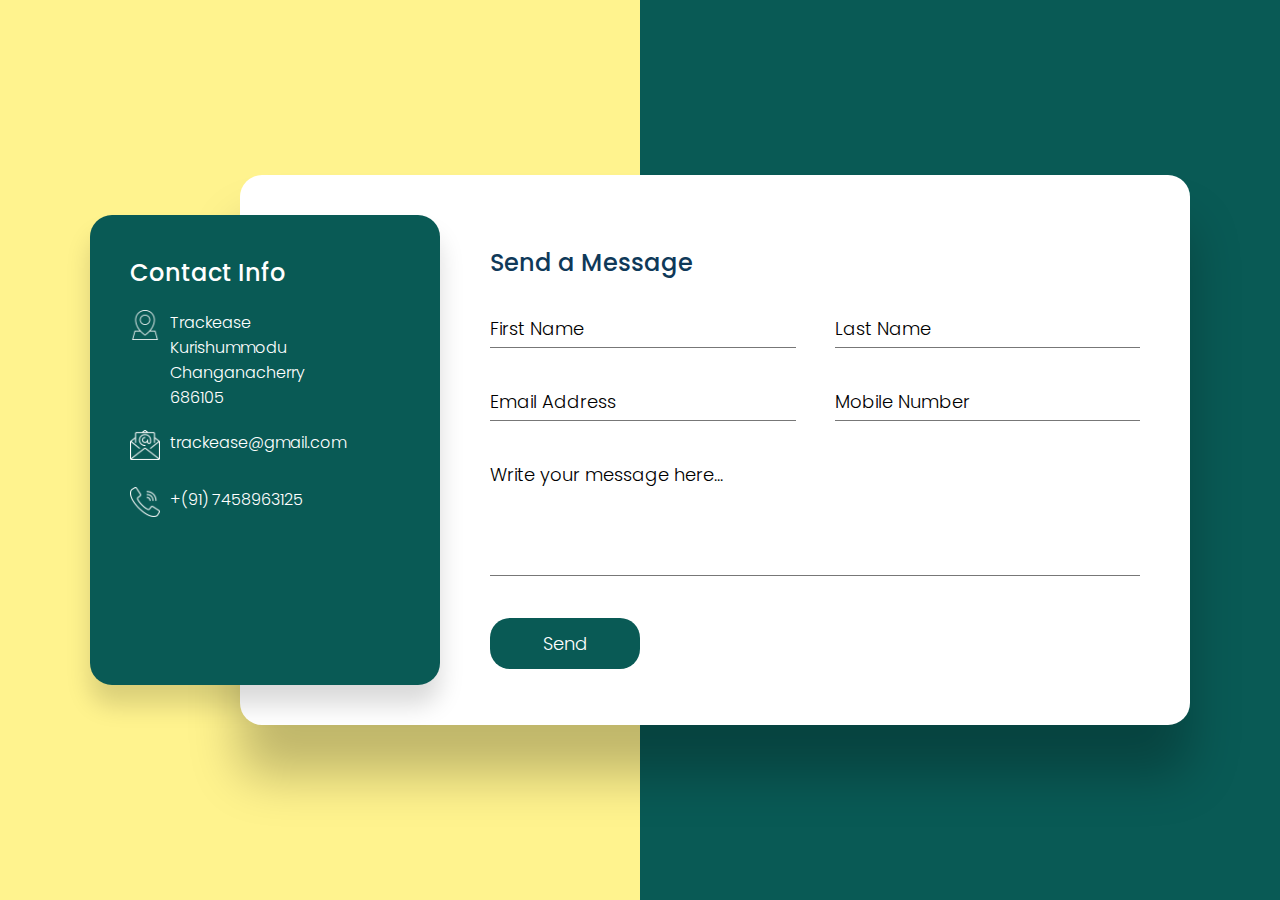
<file: contact/index.html>
<!doctype html>
<html>
    <head>
    <meta charset="utf-8">
    <meta name="viewport" content="width=device-width, initial-scale=1.0">
    <title> Contact Us - Responsive Page Design</title>
    <link rel="shortcut icon" type="image/jpg" href="news2.png"/>
    <style>
        @import url('https://fonts.googleapis.com/css2?family=Poppins:wght@200&display=swap');
        @import url('https://fonts.googleapis.com/css2?family=Poppins:wght@300&display=swap');
        @import url('https://fonts.googleapis.com/css2?family=Poppins:wght@400&display=swap');
        @import url('https://fonts.googleapis.com/css2?family=Poppins:wght@500&display=swap');
        @import url('https://fonts.googleapis.com/css2?family=Poppins:wght@600&display=swap');
        @import url('https://fonts.googleapis.com/css2?family=Poppins:wght@700&display=swap');
        @import url('https://fonts.googleapis.com/css2?family=Poppins:wght@800&display=swap');
        @import url('https://fonts.googleapis.com/css2?family=Poppins:wght@900&display=swap');
    </style>
    <link rel="stylesheet" href="style.css">
    </head>
    <body>
        <section>
            <div class="container">
                <div class="contactInfo"> 
                    <div>
                        <h2>Contact Info</h2>
                        <ul class="info">
                            <li>
                                <span><img src="location.png"></span>
                                <span>Trackease <br>
                                    Kurishummodu Changanacherry <br>
                                    686105</span>
                                </span>
                            </li>
                            <li>
                                <span><img src="mail.png"></span>
                                <span><a href="mailto:">trackease@gmail.com</a></span>
                            </li>
                            <li>
                                <span><img src="call.png"></span>
                                <span>+(91) 7458963125</span>
                            </li>
                        </ul>
                    </div>
                </div>
                <form class="contactForm" action="connect.php" method="post">
                    <h2>Send a Message</h2>
                    <div class="formBox">
                        <div class="inputBox w50">
                            <input type="text" name="first_name" required>
                            <span>First Name</span>
                        </div>
                        <div class="inputBox w50">
                            <input type="text" name="last_name" required>
                            <span>Last Name</span>
                        </div>
                        <div class="inputBox w50">
                            <input type="email" name="email" required>
                            <span>Email Address</span>
                        </div>
                        <div class="inputBox w50">
                            <input type="text" name="mobile_number" required>
                            <span>Mobile Number</span>
                        </div>
                        <div class="inputBox w100">
                            <textarea name="message" required></textarea>
                            <span>Write your message here...</span>
                        </div>
                        <div class="inputBox w100">
                            <input type="submit" value="Send">
                        </div>
                    </div>
                </form>
            </div>
        </section>
    </body>
</html>
</file>
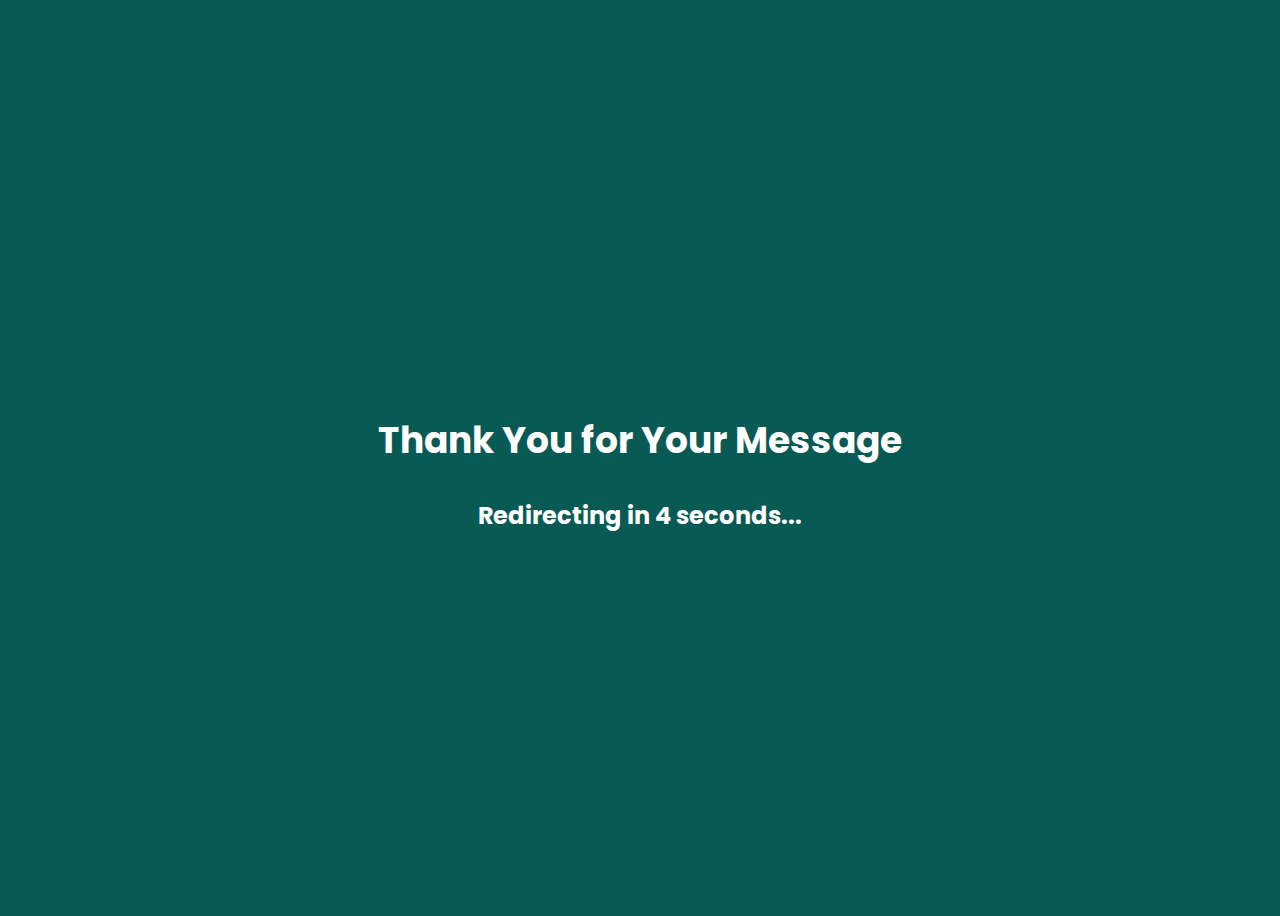
<file: contact/thanks.html>
<!DOCTYPE html>
<html>
<head>
    <meta charset="utf-8">
    <meta name="viewport" content="width=device-width, initial-scale=1.0">
    <title>Thank You for Your Message</title>
    <link rel="shortcut icon" type="image/jpg" href="news2.png">
    <style>
        @import url('https://fonts.googleapis.com/css2?family=Poppins:wght@200&display=swap');
        @import url('https://fonts.googleapis.com/css2?family=Poppins:wght@300&display=swap');
        @import url('https://fonts.googleapis.com/css2?family=Poppins:wght@400&display=swap');
        @import url('https://fonts.googleapis.com/css2?family=Poppins:wght@500&display=swap');
        @import url('https://fonts.googleapis.com/css2?family=Poppins:wght@600&display=swap');
        @import url('https://fonts.googleapis.com/css2?family=Poppins:wght@700&display=swap');
        @import url('https://fonts.googleapis.com/css2?family=Poppins:wght@800&display=swap');
        @import url('https://fonts.googleapis.com/css2?family=Poppins:wght@900&display=swap');

        body {
            background-color: #095a55;
        }

        section {
            display: flex;
            flex-direction: column;
            justify-content: center;
            align-items: center;
            height: 100vh;
            text-align: center;
        }

        h2 {
            font-family: 'Poppins', sans-serif;
            font-weight: 700;
            font-size: 36px;
            color: #ffffff;
        }

        #countdown {
            font-family: 'Poppins', sans-serif;
            font-weight: 700;
            font-size: 24px;
            color: #ffffff;
        }
    </style>
</head>
<body>
    <section>
        <h2>Thank You for Your Message</h2>
        <div id="countdown">Redirecting in 4 seconds...</div>
    </section>
    <script>
        // Define the target URL for redirection
        var targetUrl = "../index.php";  // Replace with your desired URL
        
        // Initialize the countdown value
        var countdownValue = 4;
        
        // Function to update the countdown timer and redirect
        function updateCountdown() {
            var countdownElement = document.getElementById("countdown");
            countdownElement.textContent = "Redirecting in " + countdownValue + " seconds...";
            countdownValue--;

            if (countdownValue < 0) {
                // Redirect to the target URL after the countdown
                window.location.href = targetUrl;
            } else {
                // Schedule the next update in 1 second
                setTimeout(updateCountdown, 1000);
            }
        }
        
        // Start the countdown
        updateCountdown();
    </script>
</body>
</html>
</file>
<file: contact/style.css>
/* @import url('http://fonts.googleapis.com/css2?family=Poppins:wght@200;300;400;500;600;700;800;900&display=swap'); */

*
{
    margin: 0;
    padding: 0;
    box-sizing: border-box;
    font-family: 'Poppins',sans-serif;
}

section
{
    display: flex;
    justify-content: center;
    align-items: center;
    min-height: 100vh;
    background-color: #095a55;

}
section::before
{
    content: '';
    position: absolute;
    top: 0;
    left: 0;
    width: 50%;
    height: 100%;
    background: #fff38e;
}

.container
{
    position: relative;
    min-width: 1100px;
    min-height: 550px;
    display: flex;
    z-index: 1000;
    /* border-radius: 22px; */
    /* background-color: #fff; */

}

.container .contactInfo
{
    position: absolute;
    top: 40px;
    width: 350px;
    height: calc(100% - 80px);
    background: #095a55;
    z-index: 1;
    padding: 40px;
    display: flex;
    justify-content: center;
    flex-direction: column;
    justify-content: space-between;
    box-shadow: 0 20px 25px rgba(0,0,0,0.15); 
    border-radius: 22px;
}

.container .contactInfo h2
{
    color: #fff;
    font-size:24px;
    font-weight: 500;
}

.container .contactInfo ul.info 
{
   position: relative;
   margin: 20px 0; 
}

.container .contactInfo ul.info li
{
   position: relative;
   list-style: none;
   display: flex;
   margin: 20px 0;
   cursor: pointer;
   align-items: flex-start;
}

.container .contactInfo ul.info li span:nth-child(1)
{
    width: 30px;
    min-width: 30px;
}

/* for gmail */
.container .contactInfo ul.info li span a
{
    color: #fff;
    text-decoration: none;
    width: 30px;
    min-width: 30px;
    
}

.container .contactInfo ul.info li span:nth-child(1) img
{
    max-width: 100%;
    filter: invert(1);
}

.container .contactInfo ul.info li span:nth-child(2)
{
    color: #fff;
    margin-left: 10px;
    font-weight: 300;
}

.container .contactInfo ul.sci
{
    position: relative;
    display: flex;
}

.container .contactInfo ul.sci li
{
   list-style: none;  
   margin-right: 15px;
}

.container .contactInfo ul.sci li a
{
   text-decoration: none;
}

.container .contactInfo ul.sci li a img
{
   filter: invert(1);
}

.container .contactForm
{
    position: absolute;
    padding: 70px 50px;
    padding-left: 250px;
    margin-left: 150px;
    width: calc(100% - 150px);
    height: 100%;
    background: #fff; 
    box-shadow: 0 50px 50px rgba(0,0,0,0.25);
    border-radius: 22px;
}

.container .contactForm h2
{
    color: #0f3959;
    font-size: 24px;
    font-weight: 500;
}

.container .contactForm .formBox
{
    position: relative;
    display: flex;
    justify-content: space-between;
    flex-wrap: wrap;
    padding-top: 30px;
}

.container .contactForm .formBox .inputBox
{
    position: relative;
    margin-bottom: 35px;
}

.container .contactForm .formBox .inputBox.w50
{
    width: 47%;
}

.container .contactForm .formBox .inputBox.w100
{
    width: 100%;
}

.container .contactForm .formBox .inputBox input,
.container .contactForm .formBox .inputBox textarea 
{
    width: 100%;
    resize: none;
    padding: 5px 0;
    font-size: 18px;
    font-weight: 300;
    color: #333;
    border: none;
    outline: none;
    border-bottom: 1px solid #777;
}

.container .contactForm .formBox .inputBox textarea 
{
    height: 120px;
}

.container .contactForm .formBox .inputBox span 
{
    position: absolute;
    left: 0;
    padding: 5px 0;
    pointer-events: none;
    font-size: 18px;
    font-weight: 300;
    transition: 0.3s;
}

.container .contactForm .formBox .inputBox input:focus ~ span,
.container .contactForm .formBox .inputBox input:valid ~ span,
.container .contactForm .formBox .inputBox textarea:focus ~ span, 
.container .contactForm .formBox .inputBox textarea:valid ~ span
{
    transform: translateY(-20px);
    font-size:  12px;
    font-weight: 400;
    letter-spacing: 1px;
    color: #095a55;
    font-weight: 500;
} 

/* Css for the submit button */
.container .contactForm .formBox .inputBox input[type="submit"]         
{
    position: relative;
    cursor: pointer;
    background: #095a55;
    border-radius: 20px;
    color: #fff;
    border: none;
    max-width: 150px;
    padding: 12px;

}

.container .contactForm .formBox .inputBox input[type="submit"]:hover{
    background: #0d9480;
}

/* make the form responsive */
@media (max-width: 1200px)
{
    .container
    {
        width: 90%;
        min-width: auto;
        margin: 20px;
        box-shadow: 0 20px 50px rgba(0,0,0,0.2);
    }

    .container .contactInfo
    {
        top: 0;
        height: 550px;
        position: relative;
        box-shadow: none;
        border-radius: 0px;
    }

    .container .contactForm
    {
        position: relative;
        width: calc(100% - 350px);
        padding-left: 0;
        margin-left: 0;
        padding: 40px;
        height: 550px;
        box-shadow: none;
        border-radius: 0px;
    }
}

@media (max-width: 991px)
{
    section
    {
        display: flex;
        justify-content: center;
        align-items: center;
        min-height: 100vh;
        background: #fff38e;
    }

    section::before
    {
        display: none;
    }

    .container
    {
        display: flex;
        flex-direction: column-reverse;
    }

    .container .contactForm
    {
        width: 100%;
        height: auto;
        border-radius: 0px;
    }

    .container .contactInfo
    {
        width: 100%;
        height: auto;
        flex-direction: row;
        border-radius: 0px;
    }
    .container .contactInfo ul.sci
    {
       position: relative;
       display: flex;
       justify-content: center;
       align-items: center;
    }
}

@media (max-width: 600px)
{
    .container .contactForm
    {
        padding: 25px;
    }

    .container .contactInfo{
        padding: 25px;
        flex-direction: column;
        align-items: flex-start;
    }

    .container .contactInfo ul.sci
    {
        margin-top: 40px;
    }

    .container .contactForm .formBox .inputBox.w50
    {
        width: 100%;
    }
}
</file>
